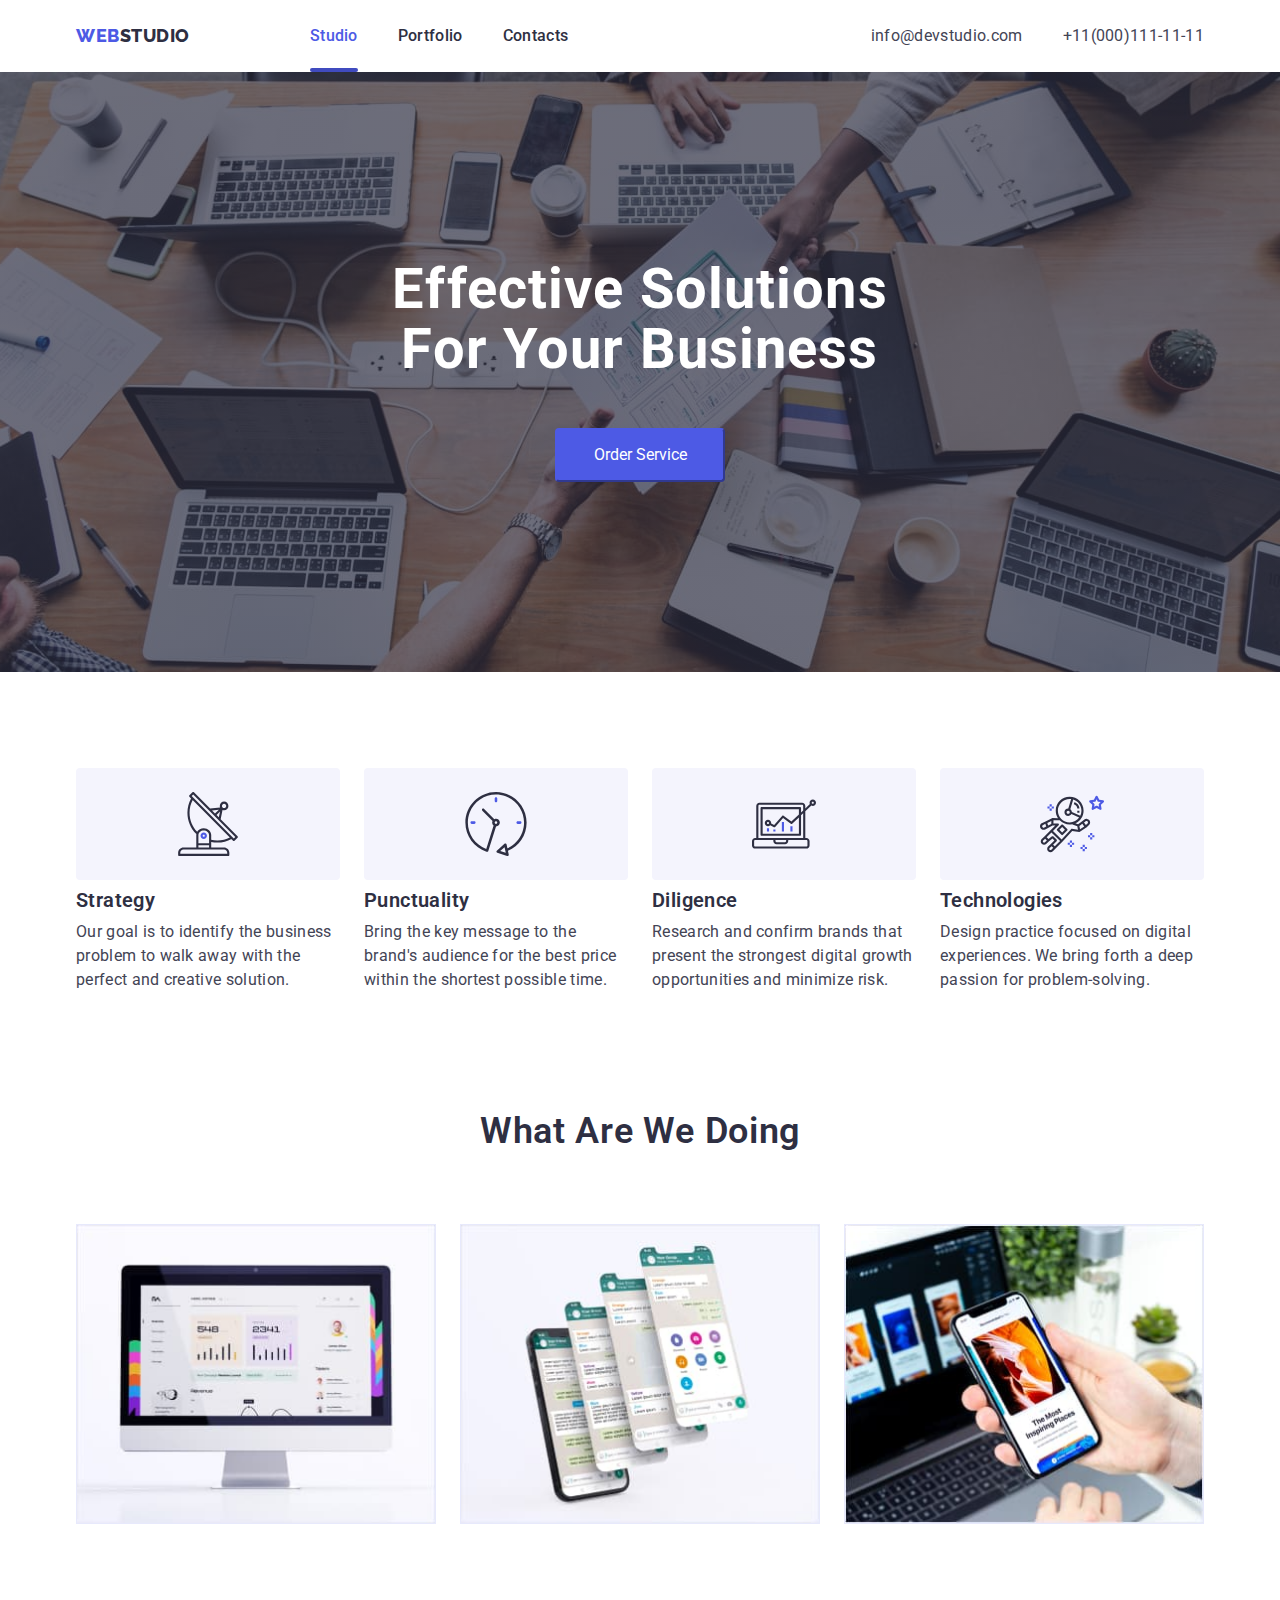
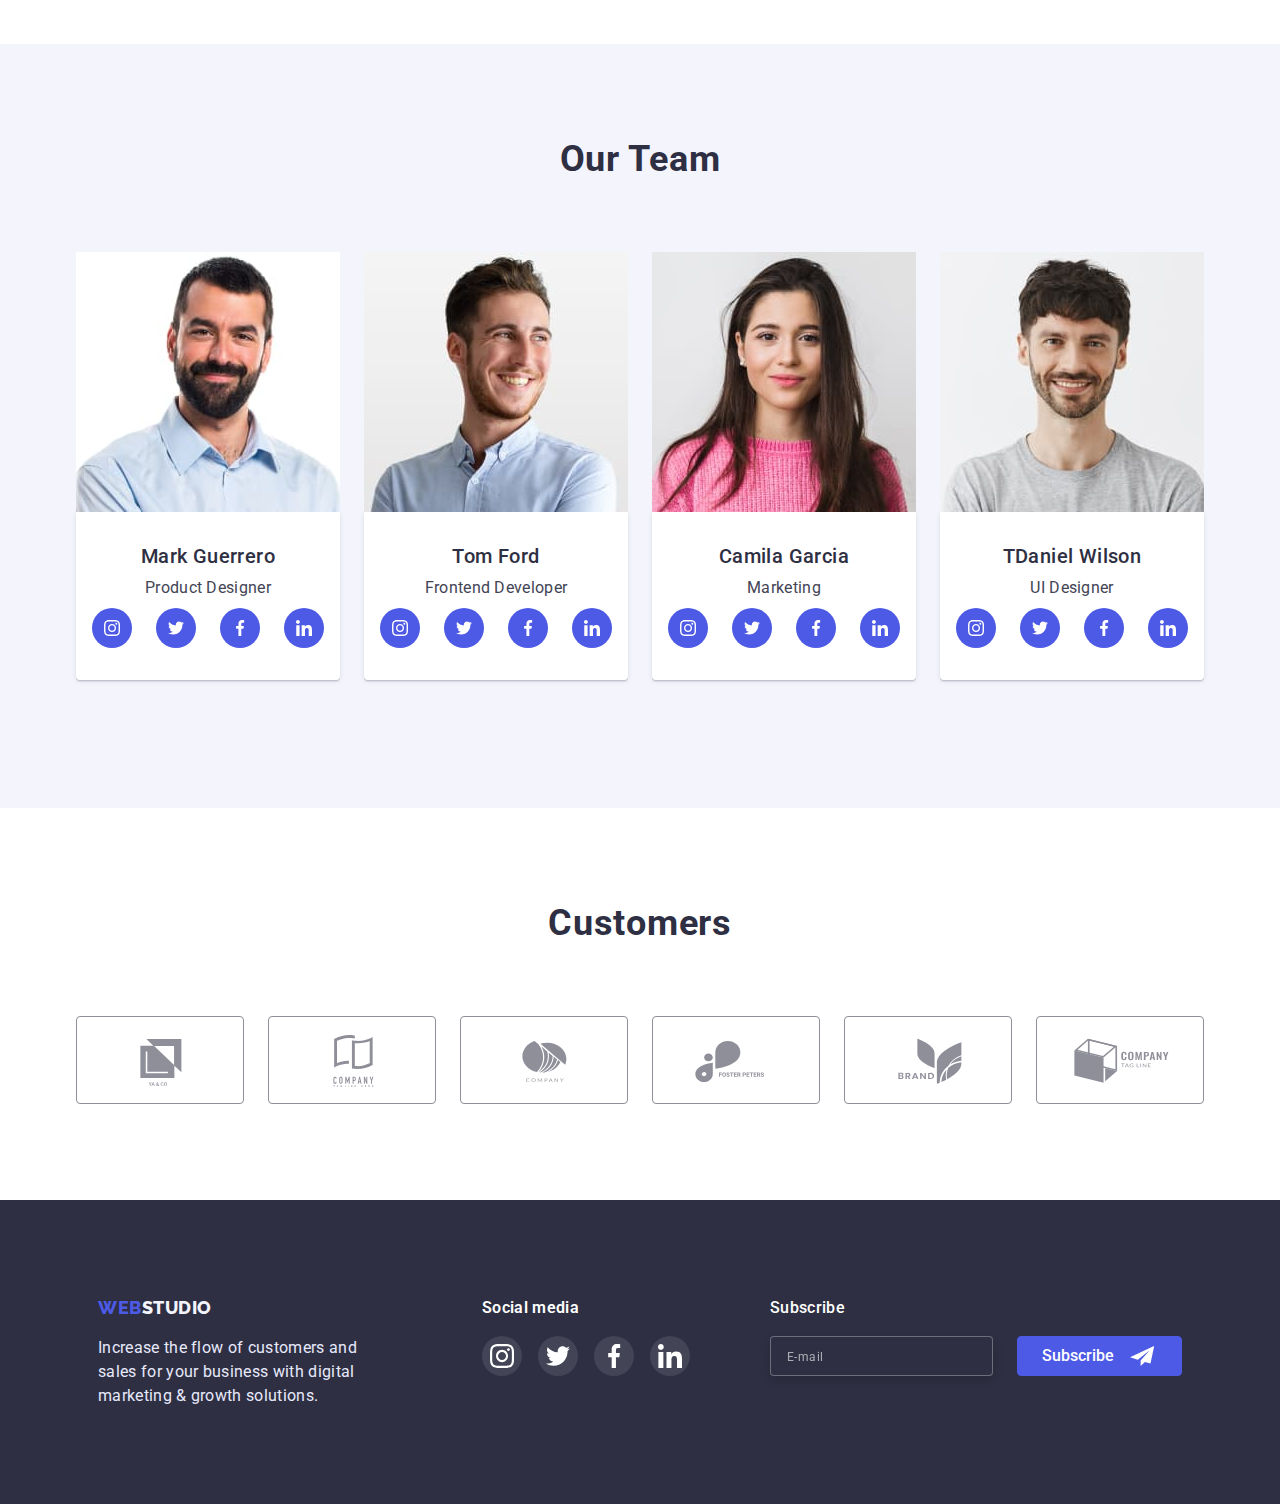
<file: index.html>
<!DOCTYPE html>
<html lang="en">

<head>
    <meta charset="UTF-8">
    <meta http-equiv="X-UA-Compatible" content="IE=edge">
    <meta name="viewport" content="width=device-width, initial-scale=1.0">
    <title>Webstudio</title>
    <link rel="preconnect" href="https://fonts.googleapis.com">
    <link rel="preconnect" href="https://fonts.gstatic.com" crossorigin>
    <link href="https://fonts.googleapis.com/css2?family=Raleway:wght@700&family=Roboto:wght@400;500;700;900&display=swap"
        rel="stylesheet">
        <link rel="stylesheet" href="https://cdn.jsdelivr.net/npm/modern-normalize@1.1.0/modern-normalize.min.css">
    <link rel="stylesheet" href="./style/style.css">
</head>

<body>

<!-- HEADER -->

    <header class="page-header">
        <div class="container page-header-container">
            <a class="logo link" href="">Web<span class="logo-part">Studio</span></a>
                <nav class="navigation">
                    <ul class="menu">
                        <li class="menu-item list" > <a class="menu-link link active" href="./index.html">Studio</a></li>
                        <li class="menu-item list" > <a class="menu-link link" href="./portfolio.html">Portfolio</a></li>
                        <li class="menu-item list" > <a class="menu-link link" href="">Contacts</a></li>
                    </ul> 
                </nav>
                <button type="button" class="menu-btn js-open-menu" >
                    <svg class="mobile-menu-btn" width="42" height="32" >
                        <use href="./image/symbol-defs.svg#burger" ></use>
                    </svg>
                </button>
                <ul class="info list">
                    <li class="mail-link" >
                        <a class="mail link" href="mailto:info@devstudio.com">info@devstudio.com</a>
                    </li>
                    <li>
                        <a class="phone link" href="tel:+11(000)111-11-11">+11(000)111-11-11</a>
                    </li>
                </ul>
        </div>
        
        <div class="mobile-menu js-menu-container">
            <div class="container mobile-menu-container">
                <button class="mobile-menu-close js-close-menu" >
                    <svg class="mobile-menu-svg" width="8" height="8">
                        <use href="./image/symbol-defs.svg#close-btn"></use>
                    </svg>
                </button>
                    <ul class="mobile-menu-list">
                        <li class="mobile-menu-item list" > <a class="mobile-menu-link link" href="./index.html">Studio</a></li>
                        <li class="mobile-menu-item list" > <a class="mobile-menu-link link" href="./portfolio.html">Portfolio</a></li>
                        <li class="mobile-menu-item list" > <a class="mobile-menu-link link" href="">Contacts</a></li>
                    </ul>
               
                    <ul class="mobile-info list">
                        <li class="mobile-info-list" >
                            <a class="mobile-phone link" href="tel:+11(000)111-11-11">+11(000)111-11-11</a>
                        </li>
                        <li class="mobile-info-list" >
                            <a class="mobile-mail link" href="mailto:info@devstudio.com">info@devstudio.com</a>
                        </li>
                    </ul>
                    <ul class="mobile-list-svg list" >
                        <li>
                            <a class="mobile-link-svg" href="">
                                <svg class="mobile-item-svg" width="24" height="24">
                                    <use href="./image/symbol-defs.svg#instagram"></use> 
                                </svg>
                            </a>
                        </li>
                        <li>
                            <a class="mobile-link-svg" href="">
                                <svg class="mobile-item-svg" width="24" height="24">
                                    <use href="./image/symbol-defs.svg#twitter"></use> 
                                </svg>
                            </a>
                        </li>
                        <li>
                            <a class="mobile-link-svg" href="">
                                <svg class="mobile-item-svg" width="16" height="16">
                                    <use href="./image/symbol-defs.svg#facebook"></use> 
                                </svg>
                            </a>
                        </li>
                        <li>
                            <a class="mobile-link-svg" href="">
                                <svg class="mobile-item-svg" width="16" height="16">
                                    <use href="./image/symbol-defs.svg#linkedin"></use> 
                                </svg>
                            </a>
                        </li>
                    </ul>
                </div>
            </div>   
        </div>
    </header>

    <main>

        <!-- HERO -->

        <section class="hero hero-box section">
            <div class="container">
                <h1 class="hero-title">Effective Solutions for Your Business</h1>
                <button class="btn" type="button" data-modal-open>Order Service</button>
            </div>
        </section>
        
        <!-- Benefits -->

        <section class="benefits section">
            <div class="container" >
                <ul class="benefits-list list">
                    <li class="benefits-item" >
                        <div class="icon" >
                            <svg class="icon-items" >
                                <use href="./image/symbol-defs.svg#antenna"></use>
                            </svg>
                        </div>
                        <h3 class="title-benefits">Strategy</h3>
                        <p class="text">
                                Our goal is to identify the business
                                problem to walk away with the perfect and creative solution.
                        </p>
                    </li>
                    <li class="benefits-item">
                        <div class="icon">
                            <svg class="icon-items">
                                <use href="./image/symbol-defs.svg#clock"></use>
                            </svg>
                        </div>
                        <h3 class="title-benefits">Punctuality</h3>
                        <p class="text">
                                Bring the key message to the brand's audience for the best price within the shortest possible
                                time.
                        </p>
                    </li>
                    <li class="benefits-item">
                        <div class="icon">
                            <svg class="icon-items">
                                <use href="./image/symbol-defs.svg#diagram"></use>
                            </svg>
                        </div>
                        <h3 class="title-benefits">Diligence</h3>
                        <p class="text">
                                Research and confirm brands that present the strongest digital growth opportunities and minimize
                                risk.
                        </p>
                    </li>
                    <li class="benefits-item">
                        <div class="icon">
                            <svg class="icon-items">
                                <use href="./image/symbol-defs.svg#astronaut"></use>
                            </svg>
                        </div>
                        <h3 class="title-benefits">Technologies</h3>
                        <p class="text">
                                Design practice focused on digital experiences. We bring forth a deep passion for
                                problem-solving.
                        </p>
                    </li>
                </ul>
            </div>
        </section>

        <!-- Services -->
        
        <section class="services servises-head section" >
            <div class="container">
                <h2 class="services-title">What are we doing</h2>
                <ul class="services-list list">
                    <li class="services-img">
                        <img 
                        srcset="./image/what-are-we-doing/desktop-app@2x.jpg 2x"
                        src="./image/what-are-we-doing/desktop-app.jpg" alt="photo 1" >
                    </li>
                    <li class="services-img">                    
                            <img 
                            srcset="./image/what-are-we-doing/mobile-app@2x.jpg 2x"
                            src="./image/what-are-we-doing/mobile-app.jpg" alt="photo 2" >                    
                    </li>
                    <li class="services-img">                       
                        <img 
                        srcset="./image/what-are-we-doing/ux-ui-design@2x.jpg 2x"
                        src="./image/what-are-we-doing/ux-ui-design.jpg" alt="photo 3" >                                         
                    </li>
                </ul>
            </div>
        </section>
        
        <!-- Team -->

        <section class="team section">
            <div class="container">
                <h2 class="team-title">Our Team</h2>
                <ul class="team-list list">
                    <li class="team-item" >
                        <img class="team-img" 
                        srcset="./image/team/mark-guerrero@2x.jpg 2x"
                        src="./image/team/mark-guerrero.jpg" alt="Team 1">
                        <div class="team-card">
                            <h3 class="title-team">Mark Guerrero</h3>
                            <p class="team-text">Product Designer</p>
                            <ul class="team-list-svg list" >
                                <li>
                                    <a class="team-link-svg" href="">
                                        <svg class="team-item-svg" width="16" height="16" >
                                            <use href="./image/symbol-defs.svg#instagram"></use> 
                                        </svg>
                                    </a>
                                </li>
                                <li>
                                    <a class="team-link-svg" href="">
                                        <svg class="team-item-svg" width="16" height="16">
                                            <use href="./image/symbol-defs.svg#twitter"></use> 
                                        </svg>
                                    </a>
                                </li>
                                <li>
                                    <a class="team-link-svg" href="">
                                        <svg class="team-item-svg" width="16" height="16">
                                            <use href="./image/symbol-defs.svg#facebook"></use> 
                                        </svg>
                                    </a>
                                </li>
                                <li>
                                    <a class="team-link-svg" href="">
                                        <svg class="team-item-svg" width="16" height="16" >
                                            <use href="./image/symbol-defs.svg#linkedin"></use> 
                                        </svg>
                                    </a>
                                </li>
                            </ul>
                        </div>
                    </li>
                                   

                    <li class="team-item">
                        <img class="team-img" 
                        srcset="./image/team/tom-ford@2x.jpg 2x"
                        src="./image/team/tom-ford.jpg" alt="Team 2">
                        <div class="team-card">
                            <h3 class="title-team">Tom Ford</h3>
                            <p class="team-text">Frontend Developer</p>
                            <ul class="team-list-svg list" >
                                <li>
                                    <a class="team-link-svg" href="">
                                        <svg class="team-item-svg" width="16" height="16">
                                            <use href="./image/symbol-defs.svg#instagram"></use> 
                                        </svg>
                                    </a>
                                </li>
                                <li>
                                    <a class="team-link-svg" href="">
                                        <svg class="team-item-svg" width="16" height="16">
                                            <use href="./image/symbol-defs.svg#twitter"></use> 
                                        </svg>
                                    </a>
                                </li>
                                <li>
                                    <a class="team-link-svg" href="">
                                        <svg class="team-item-svg" width="16" height="16">
                                            <use href="./image/symbol-defs.svg#facebook"></use> 
                                        </svg>
                                    </a>
                                </li>
                                <li>
                                    <a class="team-link-svg" href="">
                                        <svg class="team-item-svg" width="16" height="16">
                                            <use href="./image/symbol-defs.svg#linkedin"></use> 
                                        </svg>
                                    </a>
                                </li>
                            </ul>
                        </div> 
                    </li>

                    <li class="team-item">
                        <img class="team-img" 
                        srcset="./image/team/camila-garcia@2x.jpg 2x"
                        src="./image/team/camila-garcia.jpg" alt="Team 3">
                        <div class="team-card">
                            <h3 class="title-team">Camila Garcia</h3>
                            <p class="team-text">Marketing</p>
                            <ul class="team-list-svg list" >
                                <li>
                                    <a class="team-link-svg" href="">
                                        <svg class="team-item-svg" width="16" height="16">
                                            <use href="./image/symbol-defs.svg#instagram"></use> 
                                        </svg>
                                    </a>
                                </li>
                                <li>
                                    <a class="team-link-svg" href="">
                                        <svg class="team-item-svg" width="16" height="16">
                                            <use href="./image/symbol-defs.svg#twitter"></use> 
                                        </svg>
                                    </a>
                                </li>
                                <li>
                                    <a class="team-link-svg" href="">
                                        <svg class="team-item-svg" width="16" height="16">
                                            <use href="./image/symbol-defs.svg#facebook"></use> 
                                        </svg>
                                    </a>
                                </li>
                                <li>
                                    <a class="team-link-svg" href="">
                                        <svg class="team-item-svg" width="16" height="16" >
                                            <use href="./image/symbol-defs.svg#linkedin"></use> 
                                        </svg>
                                    </a>
                                </li>
                            </ul>
                        </div>
                            
                    </li>

                    <li class="team-item">
                        <img class="team-img"
                        srcset="./image/team/daniel-wilson@2x.jpg 2x" 
                        src="./image/team/daniel-wilson.jpg" alt="Team 4">
                        <div class="team-card">
                            <h3 class="title-team">TDaniel Wilson</h3>
                            <p class="team-text">UI Designer</p>
                            <ul class="team-list-svg list" >
                                <li>
                                    <a class="team-link-svg" href="">
                                        <svg class="team-item-svg" width="16" height="16">
                                            <use href="./image/symbol-defs.svg#instagram"></use> 
                                        </svg>
                                    </a>
                                </li>
                                <li>
                                    <a class="team-link-svg" href="">
                                        <svg class="team-item-svg" width="16" height="16">
                                            <use href="./image/symbol-defs.svg#twitter"></use> 
                                        </svg>
                                    </a>
                                </li>
                                <li>
                                    <a class="team-link-svg" href="">
                                        <svg class="team-item-svg" width="16" height="16">
                                            <use href="./image/symbol-defs.svg#facebook"></use> 
                                        </svg>
                                    </a>
                                </li>
                                <li>
                                    <a class="team-link-svg" href="">
                                        <svg class="team-item-svg" width="16" height="16">
                                            <use href="./image/symbol-defs.svg#linkedin"></use> 
                                        </svg>
                                    </a>
                                </li>
                            </ul>
                        </div>
                    </li>
                </ul>   
            </div>   
        </section>

        <!-- Customers -->

        <section class="customers section">
            <h2 class="customers-title">Customers</h2>
            <div class="container">
                <ul class="customers-list list">
                    <li class="customers-list-svg" >
                        <a class="customers-link" href="">
                            <svg class="customers-item-svg" >
                                <use href="./image/symbol-defs.svg#Logo-1"></use>
                            </svg>
                        </a>
                    </li>

                    <li class="customers-list-svg">
                        <a class="customers-link" href="">
                            <svg class="customers-item-svg">
                                <use href="./image/symbol-defs.svg#Logo-2"></use>
                            </svg>
                        </a>
                    </li>

                    <li class="customers-list-svg">
                        <a class="customers-link" href="">
                             <svg class="customers-item-svg">
                                <use href="./image/symbol-defs.svg#Logo-3"></use>
                            </svg>
                        </a>
                    </li>
                    
                    <li class="customers-list-svg">
                        <a class="customers-link" href="">
                            <svg class="customers-item-svg">
                                <use href="./image/symbol-defs.svg#Logo-4"></use>
                            </svg>
                        </a>
                    </li>

                    <li class="customers-list-svg">
                        <a class="customers-link" href="">
                            <svg class="customers-item-svg">
                                <use href="./image/symbol-defs.svg#Logo-5"></use>
                            </svg>
                        </a> 
                    </li>

                    <li class="customers-list-svg">
                        <a class="customers-link" href="">
                            <svg class="customers-item-svg">
                                <use href="./image/symbol-defs.svg#Logo-6"></use>
                            </svg>
                        </a>
                    </li>
                </ul>
            </div>
        </section>
    </main>

    <!--Footer  -->

    <footer class="footer section">
        <div class="container footer-page" >
            <div class="footer-info">
                <a class="logo-footer link" href="">Web<span class="logo-part-studio">Studio</span> </a>
                <p class="footer-text" >Increase the flow of customers and sales for your business with digital marketing & growth solutions.</p>
            </div>
            <div class="footer-page-list">
                <h3 class="footer-text-social">Social media</h3>
                <div class="footer-list-social">
                    <ul class="footer-list list" >
                        <li>
                            <a class="footer-link-svg" href="">
                                <svg class="team-item-svg" width="24" height="24">
                                    <use href="./image/symbol-defs.svg#instagram"></use> 
                                </svg>
                            </a>
                        </li>
                        <li>
                            <a class="footer-link-svg" href="">
                                <svg class="team-item-svg" width="24" height="24">
                                    <use href="./image/symbol-defs.svg#twitter"></use> 
                                </svg>
                            </a>
                        </li>
                        <li>
                            <a class="footer-link-svg" href="">
                                <svg class="team-item-svg" width="24" height="24">
                                    <use href="./image/symbol-defs.svg#facebook"></use> 
                                </svg>
                            </a>
                        </li>
                        <li>
                            <a class="footer-link-svg" href="">
                                <svg class="team-item-svg" width="24" height="24">
                                    <use href="./image/symbol-defs.svg#linkedin"></use> 
                                </svg>
                            </a>
                        </li>
                    </ul>
                </div>
               
            </div>
            <div class="footer-form">
                <h3 class="text-subscribe">Subscribe</h3>
                <form class="form-subscribe" name="form_subscribe">
                    <label class="form-subscribe-item" for="">
                        <input class="form-subscribe-input" type="email" name="user_male" placeholder="E-mail">
                    </label>
                        <button class="subscribe-btn"  type="submit">Subscribe
                            <svg class="team-item-svg" width="24" height="24">
                                <use href="./image/symbol-defs.svg#send"></use> 
                            </svg>
                        </button>
                    </label>
                </form> 
            </div>  
        </div> 
    </footer>

    <!--Backdrop-->

    <div class="backdrop is-hidden" data-modal>
        <div class="modal">
            <button type="button" class="modal-btn" data-modal-close>
                <svg class="modal-close" width="8" height="8">
                    <use href="./image/symbol-defs.svg#close-btn"></use>
                </svg>
            </button>
            <form class="modal-form" >
                <p class="form-text" >Leave your contacts and we will call you back</p>
                <div class="modal-list" role="group" aria-describedby="" >
                    <label class="modal-item" >
                        <span class="modal-item-text">Name</span>
                        <span class="modal-item-box">
                            <input  class="modal-item-input" type="text" name="user_name" required>
                            <svg class="modal-item-svg" width="12" height="12" >
                                <use href="./image/symbol-defs.svg#Name"></use>
                            </svg>
                        </span>
                        
                    </label>
                    <label class="modal-item" >
                        <span class="modal-item-text">Phone</span>
                        <span class="modal-item-box">
                            <input  class="modal-item-input" type="tel" name="user_phone" required>
                            <svg class="modal-item-svg" width="13" height="13" >
                                <use href="./image/symbol-defs.svg#Phone"></use>
                            </svg>
                        </span>
                       
                    </label> 
                    <label class="modal-item" >
                        <span class="modal-item-text">Email</span>
                        <span class="modal-item-box">
                            <input  class="modal-item-input" type="email" name="user_mail"  >
                            <svg class="modal-item-svg" width="15" height="12" >
                                <use href="./image/symbol-defs.svg#Mail"></use>
                            </svg>
                        </span>
                        
                    </label>  
                    <label class="modal-item" >
                        <span class="modal-item-text">Comment</span>
                        <textarea class="modal-item-textarea"  name="user-message"  placeholder="Text input"></textarea>
                    </label>  
                    <input id="user-policy" class="modal-item-chek" type="checkbox" hidden> 
                    <label for="user-policy" class="modal-policy" >I accept the terms and conditions of the &nbsp;<a class="modal-link" href="">Privacy Policy</a>
                    </label>
                    <button type="submit" class="modal-btn-send">Send</button>
                </div>
            </form> 
        </div>
        
    </div>
<script src="./js/mobile-menu.js"></script>
<script src="./js/modal.js" ></script>    
</body>
</html>
</file>
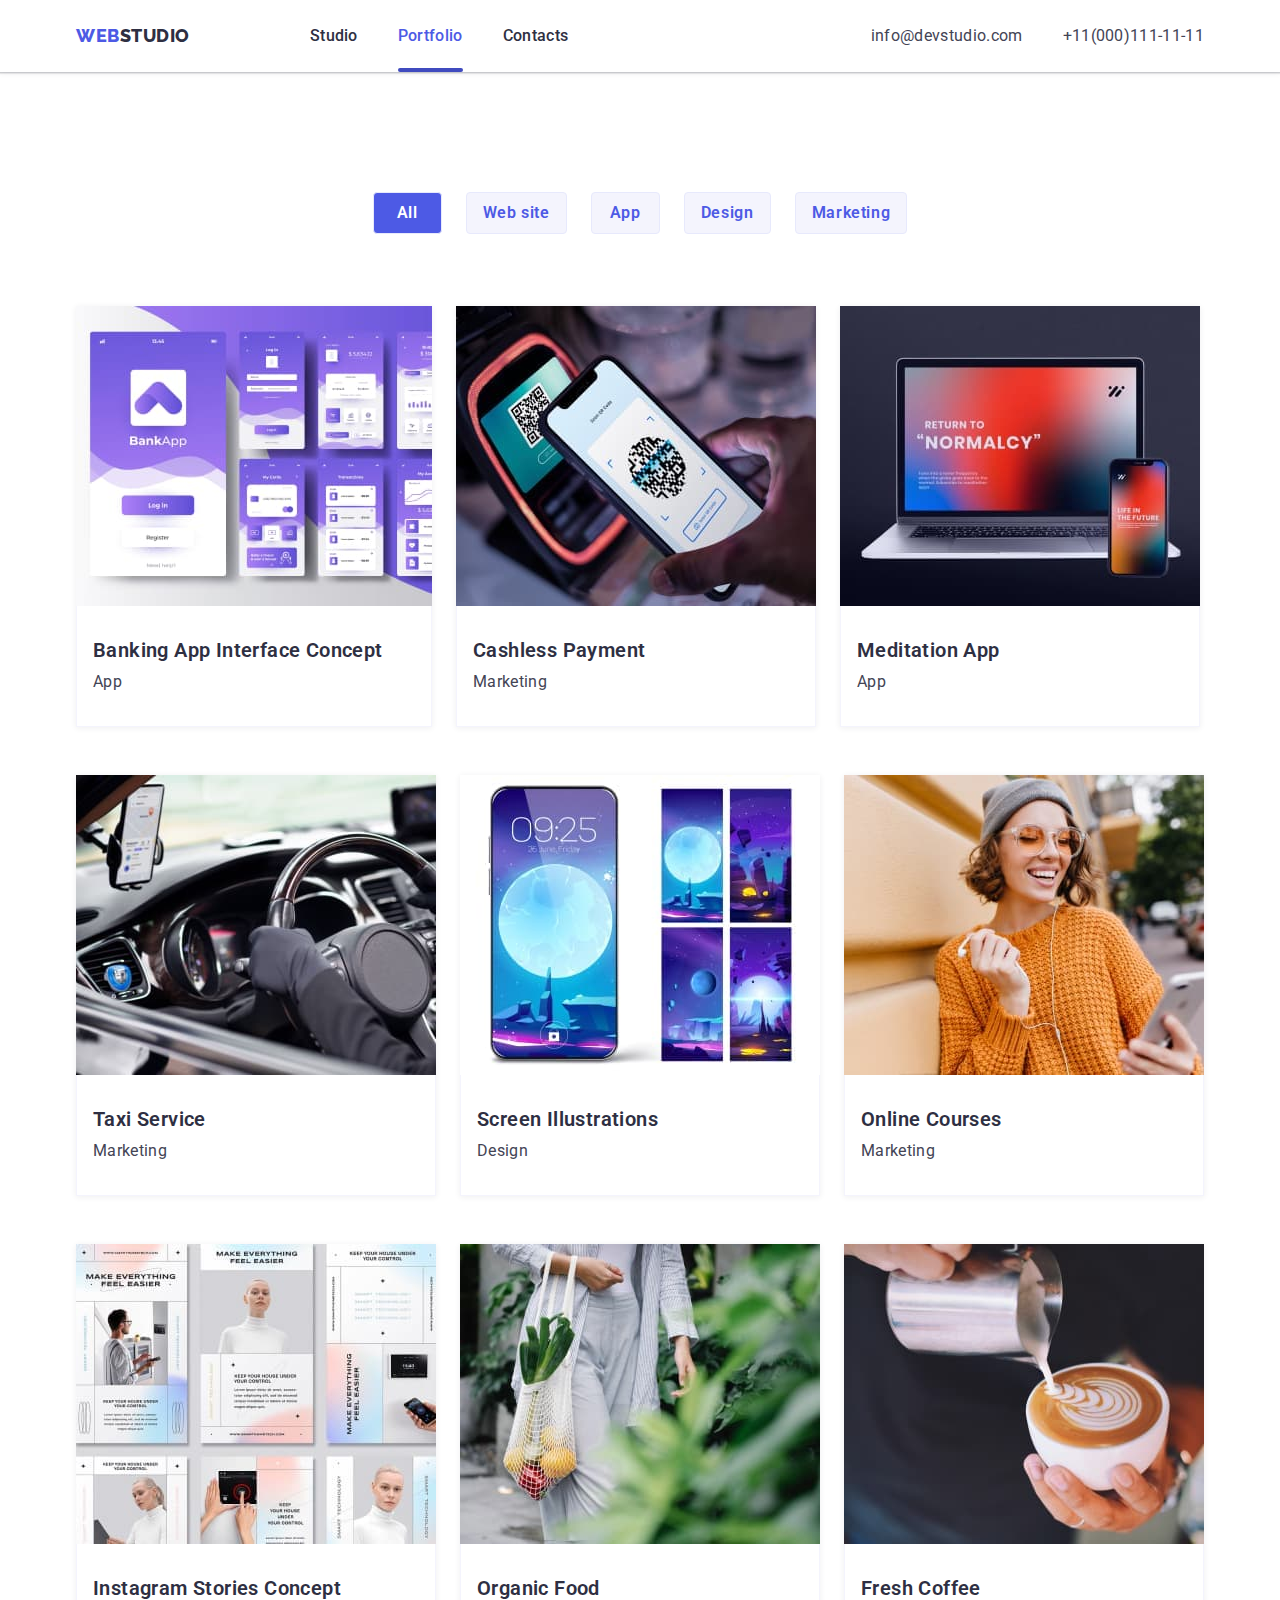
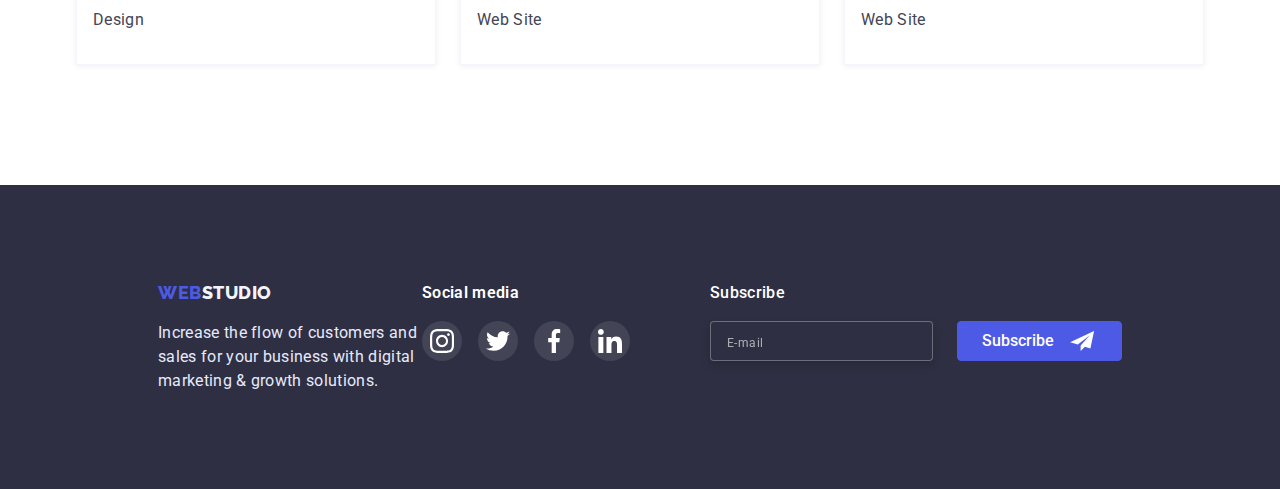
<file: portfolio.html>
<!DOCTYPE html>
<html lang="en">

<head>
    <meta charset="UTF-8">
    <meta http-equiv="X-UA-Compatible" content="IE=edge">
    <meta name="viewport" content="width=device-width, initial-scale=1.0">
    <title>Portfolio</title>
    <link rel="preconnect" href="https://fonts.googleapis.com">
    <link rel="preconnect" href="https://fonts.gstatic.com" crossorigin>
    <link href="https://fonts.googleapis.com/css2?family=Raleway:wght@700&family=Roboto:wght@400;500;700;900&display=swap"
        rel="stylesheet">
        <link rel="stylesheet" href="https://cdn.jsdelivr.net/npm/modern-normalize@1.1.0/modern-normalize.min.css">
    <link rel="stylesheet" href="./style/style.css">
</head>
<body>
    <!-- Header -->
    <header class="page-header">
        <div class="container page-header-container">
            <a class="logo link" href="">Web <span class="logo-part">Studio</span> </a>
            <nav class="navigation">
                <ul class="menu">
                    <li class="menu-item list"> <a class="menu-link link" href="./index.html">Studio</a></li>
                    <li class="menu-item list"> <a class="menu-link link active" href="./portfolio.html">Portfolio</a></li>
                    <li class="menu-item list"> <a class="menu-link link" href="">Contacts</a></li>
                </ul>
            </nav>

            <ul class="info list">
                <li class="info-item" >
                    <a class="mail link" href="mailto:info@devstudio.com">info@devstudio.com</a>
                </li>
                <li class="info-item">
                    <a class="phone link" href="tel:+11(000)111-11-11">+11(000)111-11-11</a>
                </li>
            </ul>
        </div>
    </header>

    <main>

        <!-- Jobs -->

        <section class="jobs section">
            <div class="container">
                <ul class="menu-buttons list" >
                    <li class="menu-buttons-item" ><button class="btn-list-all" type="button">All</button></li>
                    <li class="menu-buttons-item" ><button class="btn-list" type="button">Web site</button></li>
                    <li class="menu-buttons-item" ><button class="btn-list" type="button">App</button></li>
                    <li class="menu-buttons-item" ><button class="btn-list" type="button">Design</button></li>
                    <li class="menu-buttons-item" ><button class="btn-list" type="button">Marketing</button></li>
                </ul>
                <ul class="jobs-list list" >
                    <li class="jobs-list-item" >
                    <a class="jobs-link link" href="">
                            <div class="jobs-link-overlay">
                                <picture>
                                    <source srcset="./image/Portfolio/Bank-desc.jpg 1x, ./image/Portfolio/Bank-desc@2x.jpg 2x"
                                    media="(min-width: 1200px)"> 
                                    <source srcset="./image/Portfolio/Bank-tab.jpg 1x, ./image/Portfolio/Bank-tab@2x.jpg 2x"
                                    media="(min-width: 768px)">
                                    <source srcset="./image/Portfolio/Bank-mob.jpg 1x, ./image/Portfolio/Bank-mob@2x.jpg 2x"
                                    media="(min-width: 320px)">
                                    <img src="./image/Portfolio/Bank-mob.jpg" alt="App">
                                </picture>
                                <p class="overlay">14 Stylish and User-Friendly App Design Concepts · Task Manager App · Calorie Tracker App · Exotic Fruit Ecommerce App · Cloud Storage App</p>
                            </div>
                            <div class="jobs-title">
                                <h3 class="title" >Banking App Interface Concept</h3>
                                <p class="text" >App</p>
                            </div>
                        </a>
                    </li>
                    <li class="jobs-list-item">
                        <a class="jobs-link link" href="">
                            <div class="jobs-link-overlay">
                                <picture>
                                    <source srcset="./image/Portfolio/Cash-desc.jpg 1x, ./image/Portfolio/Cash-desc@2x.jpg 2x"
                                    media="(min-width: 1200px)"> 
                                    <source srcset="./image/Portfolio/Cash-tab.jpg 1x, ./image/Portfolio/Cash-tab@2x.jpg 2x"
                                    media="(min-width: 768px)">
                                    <source srcset="./image/Portfolio/Cash-mob.jpg 1x, ./image/Portfolio/Cash-mob@2x.jpg 2x"
                                    media="(min-width: 320px)">
                                    <img src="./image/Portfolio/Cash-mob.jpg" alt="Cashless Payment">
                                </picture>
                                <p class="overlay">14 Stylish and User-Friendly App Design Concepts · Task Manager App · Calorie Tracker App · Exotic Fruit Ecommerce App · Cloud Storage App</p>
                            </div>          
                            <div class="jobs-title">
                                <h3 class="title" >Cashless Payment</h3>
                                <p class="text" >Marketing</p>
                            </div>
                        </a>
                    </li>
                    <li class="jobs-list-item">
                        <a class="jobs-link link" href="">
                            <div class="jobs-link-overlay">
                                <picture>
                                    <source srcset="./image/Portfolio/Meditation-desc.jpg 1x, ./image/Portfolio/Meditation-desc@2x.jpg 2x"
                                    media="(min-width: 1200px)"> 
                                    <source srcset="./image/Portfolio/Meditation-tab.jpg 1x, ./image/Portfolio/Meditation-tab@2x.jpg 2x"
                                    media="(min-width: 768px)">
                                    <source srcset="./image/Portfolio/Meditation-mob.jpg 1x, ./image/Portfolio/Meditation-mob@2x.jpg 2x"
                                    media="(min-width: 320px)">
                                    <img src="./image/Portfolio/Meditation-mob.jpg" alt="Meditation App">
                                </picture>            
                                <p class="overlay">14 Stylish and User-Friendly App Design Concepts · Task Manager App · Calorie Tracker App · Exotic Fruit Ecommerce App · Cloud Storage App</p>
                            </div>    
                            <div class="jobs-title">
                                <h3 class="title" >Meditation App</h3>
                                <p class="text" >App</p>
                            </div>
                        </a>
                    </li>
                    <li class="jobs-list-item">
                        <a class="jobs-link link" href="">
                            <div class="jobs-link-overlay">
                                <picture>
                                    <source srcset="./image/Portfolio/Taxi-desc.jpg 1x, ./image/Portfolio/Taxi-desc@2x.jpg 2x"
                                    media="(min-width: 1200px)"> 
                                    <source srcset="./image/Portfolio/Taxi-tab.jpg 1x, ./image/Portfolio/Taxi-tab@2x.jpg 2x"
                                    media="(min-width: 768px)">
                                    <source srcset="./image/Portfolio/Taxi-mob.jpg 1x, ./image/Portfolio/Taxi-mob@2x.jpg 2x"
                                    media="(min-width: 320px)">
                                    <img src="./image/Portfolio/Taxi-mob.jpg" alt="Taxi Service">
                                </picture>            
                                <p class="overlay">14 Stylish and User-Friendly App Design Concepts · Task Manager App · Calorie Tracker App · Exotic Fruit Ecommerce App · Cloud Storage App</p>
                            </div>
                            <div class="jobs-title">
                                <h3 class="title" >Taxi Service</h3>
                                <p class="text" >Marketing</p>
                            </div>  
                        </a>
                    </li>
                    <li class="jobs-list-item">
                        <a class="jobs-link link" href="">
                            <div class="jobs-link-overlay">
                                <picture>
                                    <source srcset="./image/Portfolio/Screen-desc.jpg 1x, ./image/Portfolio/Screen-desc@2x.jpg 2x"
                                    media="(min-width: 1200px)"> 
                                    <source srcset="./image/Portfolio/Screen-tab.jpg 1x, ./image/Portfolio/Screen-tab@2x.jpg 2x"
                                    media="(min-width: 768px)">
                                    <source srcset="./image/Portfolio/Screen-mob.jpg 1x, ./image/Portfolio/Screen-mob@2x.jpg 2x"
                                    media="(min-width: 320px)">
                                    <img src="./image/Portfolio/Screen-mob.jpg" alt="Screen Illustrations">
                                </picture>          
                                <p class="overlay">14 Stylish and User-Friendly App Design Concepts · Task Manager App · Calorie Tracker App · Exotic Fruit Ecommerce App · Cloud Storage App</p>
                            </div>
                            <div class="jobs-title">
                                <h3 class="title" >Screen Illustrations</h3>
                                <p class="text" >Design</p>
                            </div>
                        </a>
                    </li>           
                    <li class="jobs-list-item">
                        <a class="jobs-link link" href="">
                            <div class="jobs-link-overlay">
                                <picture>
                                    <source srcset="./image/Portfolio/Online-desc.jpg 1x, ./image/Portfolio/Online-desc@2x.jpg 2x"
                                    media="(min-width: 1200px)"> 
                                    <source srcset="./image/Portfolio/Online-tab.jpg 1x, ./image/Portfolio/Online-tab@2x.jpg 2x"
                                    media="(min-width: 768px)">
                                    <source srcset="./image/Portfolio/Online-mob.jpg 1x, ./image/Portfolio/Online-mob@2x.jpg 2x"
                                    media="(min-width: 320px)">
                                    <img src="./image/Portfolio/Online-mob.jpg" alt="Online Courses">
                                </picture>           
                                <p class="overlay">14 Stylish and User-Friendly App Design Concepts · Task Manager App · Calorie Tracker App · Exotic Fruit Ecommerce App · Cloud Storage App</p>
                            </div>
                            <div class="jobs-title">
                                <h3 class="title" >Online Courses</h3>
                                <p class="text" >Marketing</p>
                            </div>
                        </a>
                    </li>
                    <li class="jobs-list-item">
                        <a class="jobs-link link" href="">
                            <div class="jobs-link-overlay">
                                <picture>
                                    <source srcset="./image/Portfolio/Instagram-desc.jpg 1x, ./image/Portfolio/Instagram-desc@2x.jpg 2x"
                                    media="(min-width: 1200px)"> 
                                    <source srcset="./image/Portfolio/Instagram-tab.jpg 1x, ./image/Portfolio/Instagram-tab@2x.jpg 2x"
                                    media="(min-width: 768px)">
                                    <source srcset="./image/Portfolio/Instagram-mob.jpg 1x, ./image/Portfolio/Instagram-mob@2x.jpg 2x"
                                    media="(min-width: 320px)">
                                    <img src="./image/Portfolio/Instagram-mob.jpg" alt="Instagram Stories Concept">
                                </picture>         
                                <p class="overlay">14 Stylish and User-Friendly App Design Concepts · Task Manager App · Calorie Tracker App · Exotic Fruit Ecommerce App · Cloud Storage App</p>
                            </div>
                            <div class="jobs-title">
                                <h3 class="title" >Instagram Stories Concept</h3>
                                <p class="text" >Design</p>
                            </div>
                        </a>
                    </li>  
                    <li class="jobs-list-item">
                        <a class="jobs-link link" href="">
                            <div class="jobs-link-overlay">
                                <picture>
                                    <source srcset="./image/Portfolio/Organic-desc.jpg 1x, ./image/Portfolio/Organic-desc@2x.jpg 2x"
                                    media="(min-width: 1200px)"> 
                                    <source srcset="./image/Portfolio/Organic-tab.jpg 1x, ./image/Portfolio/Organic-tab@2x.jpg 2x"
                                    media="(min-width: 768px)">
                                    <source srcset="./image/Portfolio/Organic-mob.jpg 1x, ./image/Portfolio/Organic-mob@2x.jpg 2x"
                                    media="(min-width: 320px)">
                                    <img src="./image/Portfolio/Organic-mob.jpg" alt="Organic Food">
                                </picture>         
                                <p class="overlay">14 Stylish and User-Friendly App Design Concepts · Task Manager App · Calorie Tracker App · Exotic Fruit Ecommerce App · Cloud Storage App</p>
                            </div>
                            <div class="jobs-title">
                                <h3 class="title" >Organic Food</h3>
                                <p class="text" >Web Site</p>
                            </div>
                        </a>
                    </li>
                    <li class="jobs-list-item">
                        <a class="jobs-link link" href="">
                            <div class="jobs-link-overlay">
                                <picture>
                                    <source srcset="./image/Portfolio/Fresh-desc.jpg 1x, ./image/Portfolio/Fresh-desc@2x.jpg 2x"
                                    media="(min-width: 1200px)"> 
                                    <source srcset="./image/Portfolio/Fresh-tab.jpg 1x, ./image/Portfolio/Fresh-tab@2x.jpg 2x"
                                    media="(min-width: 768px)">
                                    <source srcset="./image/Portfolio/Fresh-mob.jpg 1x, ./image/Portfolio/Fresh-mob@2x.jpg 2x"
                                    media="(min-width: 320px)">
                                    <img src="./image/Portfolio/Fresh-mob.jpg" alt="Fresh Coffee">
                                </picture>      
                               
                                <p class="overlay">14 Stylish and User-Friendly App Design Concepts · Task Manager App · Calorie Tracker App · Exotic Fruit Ecommerce App · Cloud Storage App</p>
                            </div>
                            <div class="jobs-title">
                                <h3 class="title" >Fresh Coffee</h3>
                                <p class="text" >Web Site</p>
                            </div>
                        </a>
                    </li>
                </ul>   
            </div>
        </section>    
    </main>

    <!-- Footer -->

    <footer class="footer section">
        <div class="container footer-page" >
            <div class="footer-page-text">
                <a class="logo-footer link" href="">Web<span class="logo-part-studio">Studio</span> </a>
                <p class="footer-text" >Increase the flow of customers and <br> sales for your business with digital <br> marketing & growth solutions.</p>
            </div>
            <div class="footer-page-list">
                <h3 class="footer-text-social">Social media</h3>
                <ul class="footer-list list" >
                    <li>
                        <a class="footer-link-svg" href="">
                            <svg class="team-item-svg" width="24" height="24">
                                <use href="./image/symbol-defs.svg#instagram"></use> 
                            </svg>
                        </a>
                    </li>
                    <li>
                        <a class="footer-link-svg" href="">
                            <svg class="team-item-svg" width="24" height="24">
                                <use href="./image/symbol-defs.svg#twitter"></use> 
                            </svg>
                        </a>
                    </li>
                    <li>
                        <a class="footer-link-svg" href="">
                            <svg class="team-item-svg" width="24" height="24">
                                <use href="./image/symbol-defs.svg#facebook"></use> 
                            </svg>
                        </a>
                    </li>
                    <li>
                        <a class="footer-link-svg" href="">
                            <svg class="team-item-svg" width="24" height="24">
                                <use href="./image/symbol-defs.svg#linkedin"></use> 
                            </svg>
                        </a>
                    </li>
                </ul>
            </div>
            <div class="footer-form">
                <h3 class="text-subscribe">Subscribe</h3>
                <form class="form-subscribe" name="form_subscribe">
                    <label class="form-subscribe-item" for="">
                        <input class="form-subscribe-input" type="email" name="user_male" placeholder="E-mail">
                    </label>
                        <button class="subscribe-btn"  type="submit">Subscribe
                            <svg class="team-item-svg" width="24" height="20">
                                <use href="./image/symbol-defs.svg#send"></use> 
                            </svg>
                        </button>
                    </label>
                </form> 
            </div>  
        </div>
    </footer>
</body>
    
</html>
</file>
<file: style/style.css>
:root   {
    --accent-color:#4D5AE5;
    --primary-font: 'Roboto';
    --secondary-font: 'Raleway';
    --primary-text-color: #2E2F42;
    --secondary-text-color:#434455;
    --transition: 250ms cubic-bezier(0.4, 0, 0.2, 1);
}
body {
    font-family: 'Roboto', sans-serif;
    
}
h1,h2,h3,h4,p   {
   margin-top: 0;
   margin-bottom: 0;
}
ul,li{
    margin-top: 0;
    margin-bottom: 0;
    padding-left: 0;
}
img {
    display: block;
    max-width:100%;
    height:auto;
}
.list   {
    list-style: none;
}
.link   {
    text-decoration: none;
}
.title {
    font-family:var(--primary-font);
    font-weight: 600;
    font-size: 20px;
    line-height: 24px;
    letter-spacing: 0.02em;
    color: var(--primary-text-color);
    margin-bottom: 8px;
}

.section {
    padding-top: 120px;
    padding-bottom: 120px;
}
.container  {
    padding-right: 15px;
    padding-left: 15px;
}
@media screen and (min-width:480px) {
    .container  {
        width: 426px;
        margin-right: auto;
        margin-left: auto;
    }
}
@media screen and (min-width:768px) {
    .container  {
        width: 758px;
    }
}
@media screen and (min-width:1200px) {
    .container  {
        width: 1158px;
    }
}

/* ============MOBILE============== */

/* ---------------Header---------------- */

@media screen and (min-width:320px) {
    .page-header-container {
        display: flex;
        align-items: center;
        justify-content: space-between;
    }
    .page-header {
        padding-top: 24px;
        padding-bottom: 24px;
        box-shadow: 0px 2px 1px rgba(46, 47, 66, 0.08), 0px 1px 1px rgba(46, 47, 66, 0.16), 0px 1px 6px rgba(46, 47, 66, 0.08);
    }
    .logo {
        transition: color var(--transition);
        margin-right: 120px;
        display: flex;
        align-items: center;
        font-family:var(--secondary-font);
        font-weight: 800;
        font-size: 18px;
        line-height: 1.33;
        letter-spacing: 0.03em;
        text-transform: uppercase;
        color: var(--accent-color);
    }
    .logo:hover,
    .logo:focus {
        color: #2E2F42;
    }
    .logo-part {
        transition: color var(--transition);
        font-family: var(--secondary-font);
        font-weight: 800;
        font-size: 18px;
        line-height: 1.33;
        letter-spacing: 0.03em;
        text-transform: uppercase;
        color: var(--primary-text-color);
    }
    .logo-part:hover,
    .logo-part:focus {
        color: var(--accent-color);
    }
    .menu-link {
        position: relative;
        transition: color var(--transition);
        font-family: var(--primary-font);
        font-weight: 500;
        font-size: 16px;
        line-height: 1.5;
        letter-spacing: 0.02em;
        color:var(--primary-text-color);
    }
    .menu-link:hover,
    .menu-link:focus    {
        color: var(--accent-color);
    }
    .menu-link.active   {
        color: var(--accent-color);
    }
    .menu-link.active::after {
        content: '';
        position: absolute;
        display: block;
        top: 42px;
        width: 100%;
        height: 4px;
        background: #404BBF;
        border-radius: 2px;
    }
    .mail-link {
        line-height: 0;
    }
    .mail {
        transition: color var(--transition);
        line-height: 0;
        font-family: var(--primary-font);
        font-style: normal;
        font-weight: 400;
        font-size: 12px;
        line-height: 1.33;
        letter-spacing: 0.04em;
        color: #434455;
    }
    .mail:hover,
    .mail:focus{
        color: var(--accent-color);
    }
    .phone {
        transition: color var(--transition);
        line-height: 0;
        font-family:var(--primary-font);
        font-style: normal;
        font-weight: 400;
        font-size: 12px;
        line-height: 16px;
        letter-spacing: 0.04em;
        color: var(--secondary-text-color);
    }
    .phone:hover,
    .phone:focus {
        color: var(--accent-color);
    }
    .menu-item {
        margin-right: 118px;
    }
}
@media screen and (max-width:767px) {
    .info {
        display: none;
    }
    .menu {
        display: none; 
    }
    
    .mobile-menu {
        width: 100vw;
        height: 100vh;
        display: flex;
        justify-content:space-around;
        flex-direction: column;
        position: fixed;
        width: 100%;
        height: 100%;
        z-index: 1000;
        top: 0;
        left: 0;
        background-color:#FFFFFF;
        opacity: 0;
        visibility: hidden;
        pointer-events: none;
        transition: opacity var(--transition),visibility var(--transition);
    }
    .mobile-menu-list   {
        margin-bottom: auto;
    }
    .mobile-menu.is-open {
        display: block;
        opacity: 1;
        visibility: visible;
        pointer-events: auto;
    
    }
    .mobile-menu-close  {
        transition: background-color var(--transition), fill var(--transition);
        position: absolute;
        top: 24px;
        right: 20px;
        display: flex;
        justify-content: center;
        align-items: center;
        padding: 0;
        width: 24px;
        height: 24px;
        background: #E7E9FC;
        border: 1px solid rgba(0, 0, 0, 0.1);
        border-radius: 50%;
        cursor: pointer;
    }
    .mobile-menu-svg {
        transition: fill var(--transition);    
    }
    .mobile-menu-close:hover,
    .mobile-menu-close:focus{
        background: #404BBF;
    }
    .mobile-menu-close:hover .mobile-menu-svg,
    .mobile-menu-close:focus .mobile-menu-svg {
        fill:  #FFFFFF;
    }
    .mobile-menu-container {
        position: relative;
        display: flex;
        flex-direction: column;
        height: 100vh;
        padding-top: 80px;
        padding-left: 40px;
        padding-right: 40px;
        padding-bottom: 40px;
    }
    .mobile-menu-list {
       margin-bottom: auto;
    }
    .menu-btn {
        background-color: transparent;
        border: none;
        padding: 0;
    }
    .mobile-menu-item:not(:last-child) {
        margin-bottom: 40px;
    }
    .mobile-menu-link {
        transition: color var(--transition);
        font-family:var(--primary-font);
        font-style: normal;
        font-weight: 700;
        font-size: 36px;
        line-height: 1.33px;
        letter-spacing: 0.02em;
        text-transform: capitalize;
        color: #2E2F42;
    }
    .mobile-menu-link:hover,
    .mobile-menu-link:focus {
        color: #404BBF;
    }
    .mobile-info-list {
        margin-bottom: 40px;
    }
    .mobile-phone {
        transition: color var(--transition);
        font-family: var(--primary-font);
        font-style: normal;
        font-weight: 600;
        font-size: 36px;
        line-height: 1.1;
        text-transform: capitalize;
        color: var(--accent-color);
    }
    .mobile-phone:hover,
    .mobile-phone:focus {
        color: #404BBF;
    }
    
    .mobile-mail {
        transition: color var(--transition);
        font-family: var(--primary-font);
        font-style: normal;
        font-weight: 500;
        font-size: 20px;
        line-height: 1.2;
        letter-spacing: 0.02em;
        color: #434455;
    }
    .mobile-mail:hover,
    .mobile-mail:focus {
        color: #404BBF;
    }
    .mobile-list-svg {
        display: flex;
        justify-content: space-around;
        align-items: center;
        gap: 56px;
    }
    .mobile-link-svg {
        transition:background-color var(--transition);
        background: var(--accent-color);
        border-radius: 50%;
        display:flex;
        justify-content: center;
        align-items: center;
        width: 40px;
        height: 40px;
    }
    .mobile-link-svg:hover,
    .mobile-link-svg:focus{
        background: #404BBF;
    }
    .mobile-item-svg  {
        fill: #FFFFFF;
    }
    .mobile-link-svg {
        transition:background-color var(--transition);
        background: var(--accent-color);
        border-radius: 50%;
        display:flex;
        justify-content: center;
        align-items: center;
        width: 40px;
        height: 40px;
    }
    .mobile-link-svg:hover,
    .mobile-link-svg:focus{
        background: #404BBF;
    }
}
@media screen and (max-width:400px) {
    .mobile-phone {
        max-width: 364px;
        font-size: 30px;
    }
}

/* -------------Hero--------------- */

@media screen and (min-width:320px) {
    .hero {
        padding-top: 112px;
        padding-bottom: 112px;
        text-align: center;
        background: #2E2F42;
    }
    .hero-title {
        margin-left: auto;
        margin-right: auto;
        max-width: 320px;
        width: 100%;
        margin-bottom: 72px;
        font-family: var(--primary-font);
        font-style: normal;
        font-weight: 700;
        font-size: 36px;
        line-height: 1.1;
        text-align: center;
        letter-spacing: 0.02em;
        text-transform: capitalize;
        color: #FFFFFF;
    }
    .hero-box {
        background-image: linear-gradient(to right, rgba(46, 47, 66, 0.7) , rgba(46, 47, 66, 0.7)),url(../image/Hero/hero-bg-mobile.jpg);
        background-size: cover;
        background-position: center;
        max-width: 1440px;
        height: 432px;
        margin-left: auto;
        margin-right: auto;
    } 
    .btn {
        transition: background-color var(--transition), color var(--transition);
        min-width: 170px;
        padding: 16px 32px;
        border-radius: 4px;
        border-color: var(--accent-color);
        color: #FFFFFF;
        background:var(--accent-color);
        cursor: pointer;
        font-family: var(--primary-font);
    }
    .btn:hover,
    .btn:focus {
        color: #FFFFFF;
        background: #404BBF;
        box-shadow: 0px 4px 4px rgba(0, 0, 0, 0.15);
        border-radius: 4px;
    }
}
@media screen and (min-device-pixel-ratio: 2),
screen and (min-resolution: 192dpi),
screen and (min-resolution: 2dppx) {
.hero-box {
    background-image:url(../image/Hero/hero-bg-mobile@2x.jpg) ;
}
}

    /* -----------Benefits------------ */

@media screen and (max-width: 767px) {
    .icon {
        display: none;
    }
    .benefits {
        background: #FFFFFF;
        padding-bottom: 0;
        padding-top: 96px;
        padding-bottom: 96px;
    }
    
    .text {
        margin-bottom: 8px;
        font-family: var(--primary-font);
        font-style: normal;
        font-weight: 500;
        font-size: 16px;
        line-height: 1.5;
        letter-spacing: 0.02em;
        color: #434455;
    }
    .title-benefits {
        margin-bottom: 8px;
        text-align: center;
        font-family: var(--primary-font);
        font-style: normal;
        font-weight: 700;
        font-size: 36px;
        line-height: 1.1;
        letter-spacing: 0.02em;
        color: #2E2F42;
        margin-bottom: 8px;
    }
    .benefits-item:not(:last-child) {
        margin-bottom: 72px;
    }
}   

    /* --------Services------------ */

@media screen and (max-width: 767px) {
    .services {
        display: none;
    }
    .services-title {
        display: none;
    }
    .services-list  {
        display: none;
    }   
}
   
 /* -------Team------ */

@media screen and (min-width:320px) {
    .team {
        background: #F4F4FD;
        padding-top: 96px;
        padding-bottom: 128px;
    }
    .team-title {
        margin-bottom: 72px;
        font-family: var(--primary-font);
        font-weight: 700;
        font-size: 36px;
        line-height: 1.11;
        text-align: center;
        letter-spacing: 0.02em;
        text-transform: capitalize;
        color:var(--primary-text-color);
    }
    .title-team {
        margin-bottom: 8px;
        font-family: var(--primary-font);
        font-style: normal;
        font-weight: 500;
        font-size: 20px;
        line-height: 1.2;
        text-align: center;
        letter-spacing: 0.02em;
        color: #2E2F42;
    }
    .team-text {
        font-family: var(--primary-font);
        font-style: normal;
        font-weight: 400;
        font-size: 16px;
        line-height: 1.5;
        text-align: center;
        letter-spacing: 0.02em;
        color: #434455;
    }
    .team-link-svg {
        transition:background-color var(--transition);
        background: var(--accent-color);
        border-radius: 50%;
        display:flex;
        justify-content: center;
        align-items: center;
        width: 40px;
        height: 40px;
    }
    .team-link-svg:hover,
    .team-link-svg:focus{
        background: #404BBF;
    }
    .team-item-svg  {
        fill: #FFFFFF;
    }
    .team-list-svg {
        display: flex;
        justify-content:space-between;
        align-items: center;
        gap: 24px;
        margin-top: 8px;
    }
    .team-list {
        display: flex;
        justify-content:center;
        flex-wrap: wrap;
        gap: 72px;
    }
    .team-card {
        background-color: #FFFFFF;
        padding: 32px 16px;
        box-shadow: 0px 1px 6px rgba(46, 47, 66, 0.08), 0px 1px 1px rgba(46, 47, 66, 0.16), 0px 2px 1px rgba(46, 47, 66, 0.08);
        border-radius: 0px 0px 4px 4px;
        text-align: center;
    }
    .title-team {
        margin-bottom: 8px;
    }
}
    /* ------Customers------- */
    
@media screen and (min-width:320px) {
    .customers {
        padding: 96px 0;
        
    }
    .customers-title {
        font-family: var(--primary-font);
        font-style: normal;
        font-weight: 700;
        font-size: 36px;
        line-height: 1.1;
        text-align: center;
        letter-spacing: 0.02em;
        text-transform: capitalize;
        color: #2E2F42;

    }
    .customers-list {
        display: flex;
        flex-wrap: wrap;
        justify-content: center;
        align-items: center;
        row-gap: 72px;
        column-gap: 16px;
        margin-top: 72px;
    }
    .customers-link {
        transition: fill var(--transition),border var(--transition);
        display: flex;
        justify-content: center;
        align-items: center;
        width:100%;
        height:100%;
        fill: #8E8F99;
        border: 1px solid #8E8F99;
        border-radius: 4px;
    }
    .customers-link:hover,
    .customers-link:focus {
        fill: var(--accent-color);
        border: 1px solid var(--accent-color);
        border-radius: 4px;
    }
    .customers-list-svg {
        width: 168px;
        height: 88px;
     }
    .customers-item-svg {
        width: 104px;
        height: 56px; 
    }
}
    /* --------Footer------- */

@media screen and (min-width: 320px) {
    .footer {
        padding-top: 96px;
        padding-bottom: 96px;
        background: #2E2F42;
    }
    .logo-footer {
        transition: color var(--transition);
        display: block;
        margin-bottom: 16px;
        font-family: var(--secondary-font);
        font-weight: 800;
        font-size: 18px;
        line-height: 1.33;
        letter-spacing: 0.03em;
        text-transform: uppercase;
        color: var(--accent-color);
    }
    .logo-part-studio {
        transition: color var(--transition);
        color: #F4F4FD;
        font-family: 'Raleway';
        font-style: normal;
        font-weight: 800;
        font-size: 18px;
        line-height: 21px;
        letter-spacing: 0.03em;
        text-transform: uppercase;
    }
    .logo-part-studio:hover,
    .logo-part-studio:focus {
        color: var(--accent-color);
    }
    .logo-footer:hover,
    .logo-footer:focus {
        color: #F4F4FD;
    }
    .footer-list {
        display: flex;
        align-items: center;
        gap: 16px;
    }
    .footer-link-svg {
        transition: background-color var(--transition);
        background: rgba(255, 255, 255, 0.1);
        border-radius: 50%;
        display:flex;
        justify-content: center;
        align-items: center;
        width: 40px;
        height: 40px;   
    }
    .footer-link-svg:hover,
    .footer-link-svg:focus {
        background-color: #31D0AA;
    }
    .footer-text {
        width: 264px;
        color: #FFFFFF;
        font-family: var(--primary-font);
        font-style: normal;
        font-weight: 400;
        font-size: 16px;
        line-height: 1.5;
        letter-spacing: 0.02em;
        color: #E7E9FC;
    }
    .footer-text-social {
        margin-bottom: 16px;
        font-family: var(--primary-font);
        font-style: normal;
        font-weight: 600;
        font-size: 16px;
        line-height: 1.5;
        letter-spacing: 0.02em;
        color: #FFFFFF;
    }
    .text-subscribe {
        margin-bottom: 16px;
        font-family:var(--primary-font);
        font-style: normal;
        font-weight: 500;
        font-size: 16px;
        line-height: 1.5;
        letter-spacing: 0.02em;
        color: #FFFFFF;
    }
    .subscribe-btn  {
        display: flex;
        gap: 16px;
        justify-items: center;
        align-items: center;
        padding: 8px 24px;
        width: 165px;
        height: 40px;
        font-family: var(--primary-font);
        font-style: normal;
        font-weight: 500;
        font-size: 16px;
        line-height: 1.5;
        background: #4D5AE5;
        border-radius: 4px;
        color: #FFFFFF;
        border:1px solid #4D5AE5;
        cursor: pointer;
        color: #FFFFFF;
    } 
    .form-subscribe-input {
        margin-bottom: 16px;
        height: 40px;
        border: 1px solid rgba(255, 255, 255, 0.3);
        filter: drop-shadow(0px 4px 4px rgba(0, 0, 0, 0.15));
        border-radius: 4px;
        background:#2E2F42;
        color: #FFFFFF;
        padding-left: 16px;
    }
    .form-subscribe-input::placeholder  {
        font-family: var(--primary-font);
        font-style: normal;
        font-weight: 400;
        font-size: 12px;
        line-height: 2;
        letter-spacing: 0.04em;
        color: rgba(255, 255, 255, 0.6);
    }
}

@media screen and (min-width:320px) and (max-width:767px) {
    .footer-page {
        padding-bottom: 72px;
    }
    .footer-text {
        margin-left: 80px;
        margin-right: 80px;
    }
    .footer-info {
        margin-bottom: 72px;
    }
    .footer-list {
        justify-content: center;
        margin-bottom: 72px;
    }
    .form-subscribe {
       margin-bottom: 16px;
    }
    .form-subscribe-item    {
        margin-bottom: 16px;
    }
    .footer-text-social {
        text-align: center;
    }
    .text-subscribe {
        text-align: center;
    }
    .subscribe-btn {
        margin-right: auto;
        margin-left: auto;
    }
    .logo-footer {
        text-align: center;
    }
    .form-subscribe-input {
        width: 100%;
    }
}

/* ================TABLET============== */

/* ---------------Header---------------- */

@media screen and (min-width:768px) {
    .mobile-menu {
        display: none;
    }
    .menu-btn {
        display: none;
    }
    .menu {
        display: flex;
        align-items: center;
    }
    .menu-item:not(:last-child) {
        margin-right: 40px;
    }
}   
     /* -----------Hero--------------- */

@media screen and (min-width:768px) {
    .hero {
        padding-top: 112px;
        padding-bottom: 108px;
    }
    .hero-title {
        max-width: 496px;
        margin-bottom: 40px;
        font-size: 56px;
        line-height: 1.07;
    } 
    
    .hero-box {
        background-image: linear-gradient(to right, rgba(46, 47, 66, 0.7) , rgba(46, 47, 66, 0.7)),url(../image/Hero/hero-bg-tablet.jpg);
        background-size: 768px 436px;
        max-width:1440px;
        height: 436px;
    }
}
    
@media screen and (min-device-pixel-ratio: 2),
    screen and (min-resolution: 192dpi),
    screen and (min-resolution: 2dppx) {
    .hero-box {
        background-image:url(../image/Hero/hero-bg-tablet@2x.jpg) ;
    }
}
    /* ----------Benefits--------- */ 

@media screen and (min-width:768px) {
    .benefits {
        background: #FFFFFF;
        padding-bottom: 0;
        padding-top: 96px;
        padding-bottom: 96px;
    }
    .title-benefits {
        font-family: var(--primary-font);
        font-style: normal;
        font-weight: 700;
        font-size: 36px;
        line-height: 1.1;
        color: #2E2F42;
        margin-bottom: 8px;
    }
    .text {
        font-family: var(--primary-font);
        font-style: normal;
        font-weight: 500;
        font-size: 16px;
        line-height: 1.5;
        color: #434455;
    }
} 

@media screen and (min-width:768px) and (max-width:1199px) {
    .icon {
        display: none;
    } 
    .benefits-list {
        display: flex;
        flex-wrap: wrap;
        row-gap: 72px;
        column-gap: 24px;
    }
    .benefits-item {
        flex-basis: calc((100% - 24px) / 2)
    }
}
    /* ------Services------- */

@media screen and (min-width:768px) and (max-width:1199px) {
    .services {
        display: none;
    }
    .services-title {
        display: none;
    }
    .services-list {
        display: none;
    }

}
    /* ------Team----- */

@media screen and (min-width:768px) and (max-width:1199px) {
    .team-list {
        display: flex;
        flex-wrap: wrap;
        row-gap: 64px;
        column-gap: 24px;
    }
}
/* ------Custommers----- */

@media screen and (min-width:768px) {
    .customers-list {
        display: flex;
        flex-wrap: wrap;
    }
    .customers-list-svg {
        flex-basis: calc((100% - 48px) / 3);
    }
} 

 /* ------Footer--------*/

@media screen and (min-width:768px) and (max-width:1199px) {
    .footer-page {
        display: flex;
        flex-wrap: wrap;
       width: 584px;
    }
    .footer-info {
        margin-right: 24px;
        margin-bottom: 72px;
    }
    .form-subscribe {
        display: flex;
    }
    .form-subscribe-input {
        margin-right: 24px;
        margin-bottom: 0;
        width: 264px;
    }
}

/* ==============DESKTOP=================== */

/* ---------------Header---------------- */

@media screen and (min-width: 1200px)  {

    .info {
        margin-left: auto;
        display: flex;
        align-items: center;
    }
    .mail {
        margin-right: 40px;
        font-weight: 400;
        font-size: 16px;
        line-height: 1.5px;
        letter-spacing: 0.02em;
    }
    .phone {
        font-weight: 400;
        font-size: 16px;
        line-height: 1.5px;
        letter-spacing: 0.02em;
    }
}    
    /* ---------Hero------------ */

@media screen and (min-width: 1200px) {
    
   .hero-title {
        max-width: 496px;
        margin-bottom: 48px;
    }
    .hero-box {
        background-image: linear-gradient(to right, rgba(46, 47, 66, 0.7) , rgba(46, 47, 66, 0.7)),url(../image/Hero/hero-bg-desktop.jpg);
        background-size: 1440px 600px;
        max-width: 1440px;
        height: 600px;
    }
    .hero {
        padding-top: 188px;
        padding-bottom: 188px;
    }
}

@media screen and (min-device-pixel-ratio: 2),
    screen and (min-resolution: 192dpi),
    screen and (min-resolution: 2dppx) {
    .hero-box {
        background-image:url(../image/Hero/hero-bg-desktop@2x.jpg) ;
    }
}

    /* -----------Benefits--------- */  
     
@media screen and (min-width: 1200px) {
    .benefits {
        background: #FFFFFF;
        padding-bottom: 0;
    }
    .icon {
        width: 264px;
        height: 112px;
        background: #F4F4FD;
        border-radius: 4px;
        padding: 24px 100px;
        margin-bottom: 8px;
    }
    .icon-items {
        width: 64px;
        height: 64px;
    }
    .text {
        font-weight: 400;
        font-size: 16px;
        line-height: 24px;
        letter-spacing: 0.02em;
        color: #434455;
    }
    .title-benefits {
        font-weight: 600;
        font-size: 20px;
        line-height: 24px;
        letter-spacing: 0.02em;
        color: #2E2F42;
        margin-bottom: 8px;
    }
    .benefits-list {
        display: flex;
        gap: 24px;
    }
}
    /* -------Services----- */

@media screen and (min-width: 1200px) {
    .services {
        background: #FFFFFF;
    }
    .services-title {
        margin-bottom: 72px;
        font-family: var(--primary-font);
        font-weight: 600;
        font-size: 36px;
        line-height: 1.11;
        text-align: center;
        letter-spacing: 0.02em;
        text-transform: capitalize;
        color: var(--primary-text-color);
    }
    .services-list {
        display: flex;
        justify-content: center;
        align-items: center;
        flex-basis: calc((100%-48px)/3);
    }
    .services-img:not(:last-child) {
        margin-right: 24px;
    }
    .services-img {
        border: 1px solid #E7E9FC;
    }
}
    /* --------Team--------- */

@media screen and (min-width: 1200px) {
    .team-list {
        gap: 24px;
    }
}

    /* ------Customers----- */

@media screen and (min-width: 1200px) {
    .customers-list {
        flex-wrap: nowrap;
        gap: 24px;
    }
}

    /* -------Footer------ */

@media screen and (min-width: 1200px) {
    .footer-page {
        display: flex;
        justify-content: center;
        align-items: flex-start;
    }
    .form-subscribe {
        display: flex;
    }
    .footer-info {
        margin-right: 120px;
    }
    .footer-list {
        margin-right: 80px;
    }
    .form-subscribe-item {
        margin-right: 24px;
    }
}

/* ==============MODAL=============== */

.backdrop {
    position: fixed;
    z-index: 100;
    top: 0;
    left: 0;
    width: 100%;
    height: 100%;
    background: rgba(46, 47, 66, 0.4);
    transition: opacity var(--transition), visibility var(--transition);
}
.backdrop.is-hidden {
    opacity: 0;
    visibility: hidden;
    pointer-events: none;
}
.modal {
    padding: 72px 24px 24px;
    position: absolute;
    top: 50%;
    left: 50%;
    transform: translate(-50%,-50%);
    width: 408px;
    height: 584px;
    background: #FCFCFC;
}
.modal-btn {
    transition: background-color var(--transition), fill var(--transition);
    position: absolute;
    top: 24px;
    right: 24px;
    display: flex;
    justify-content: center;
    align-items: center;
    width: 24px;
    height: 24px;
    padding: 0;
    background: #E7E9FC;
    border: 1px solid rgba(0, 0, 0, 0.1);
    border-radius: 50%;
    cursor: pointer;
}
.modal-close {
    transition: fill var(--transition);    
}
.modal-btn:hover,
.modal-btn:focus{
    background: #404BBF;
}
.modal-btn:hover .modal-close,
.modal-btn:focus .modal-close {
    fill:  #FFFFFF;
}
/* ==============MODAL=============== */

/* ==============MODAL FORM======== */
.form-text  {
    font-family: var(--primary-font);
    font-style: normal;
    font-weight: 500;
    font-size: 16px;
    line-height: 24px;
    text-align: center;
    letter-spacing: 0.02em;
    color: #2E2F42;
    margin-bottom: 14px;
}

.modal-list {
    display: flex;
    flex-direction: column; 
}
.modal-item-input {
    margin-bottom: 8px;
    width: 100%;
    height: 40px;
    padding-left: 38px;
    border: 1px solid rgba(33, 33, 33, 0.2);
    border-radius: 4px;
    transition: border-color var(--transition);
}
.modal-item-input:focus {
    outline: none;
    border-color: var(--accent-color);
    color: fill var(--accent-color);
}
.modal-item-input:focus+.modal-item-svg {
    fill: var(--accent-color);
}
.modal-btn-send {
    color: #FFFFFF;
    background: var(--accent-color);
    box-shadow: 0px 4px 4px rgba(0, 0, 0, 0.15);
    border-radius: 4px;
    width: 169px;
    height: 56px;
    align-self: center;
    border-color: var(--accent-color);
    cursor: pointer;
    transition: background-color var(--transition);
}
.modal-btn-send:hover,
.modal-btn-send:focus{
    background: #404BBF;
}
.modal-item-text    {
    display: block;
    margin-bottom: 4px;
    font-family:var(--primary-font);
    font-style: normal;
    font-weight: 400;
    font-size: 12px;
    line-height: 16px;
    letter-spacing: 0.04em;
    color: #8E8F99;
}
.modal-policy::before {
    content:'' ;
    display: block;
    width: 16px;
    height: 16px;
    border: 1.25px solid #2E2F42;
    border-radius: 2px;
    cursor: pointer;
    margin-right: 8px;
    background-image: url(../image/chek.svg);
    background-repeat: no-repeat;
    background-position: center;
    transition: background-color var(--transition),border-color var(--transition);
}
.modal-item-chek:checked + .modal-policy::before {
    background-color: var(--accent-color);
    border: 1.25px solid #404BBF;
}
.modal-item-chek:focus + .modal-policy::before {
    background-color: #404BBF;
    border: 1.25px solid #404BBF;
}
.modal-item-svg {
    position: absolute;
    top: 50%;
    left: 16px;
    transform: translate(0,-50%);
    transition: fill var(--transition)
}
.modal-item-box {
    position: relative;
}
.modal-item-textarea    {
    padding: 10px 15px;
    resize: none;
    width: 100%;
    height: 120px;
    border: 1px solid rgba(33, 33, 33, 0.2);
    border-radius: 4px;
    outline: none;
    transition: border-color var(--transition);
    margin-bottom: 13px;
}
.modal-item-textarea::placeholder   {
    font-family:var(--primary-font);
    font-style: normal;
    font-weight: 400;
    font-size: 12px;
    line-height: 16px;
    letter-spacing: 0.04em;
    color: rgba(117, 117, 117, 0.5);
}

.modal-item-textarea:focus    {
    border-color: var(--accent-color);
} 
.modal-policy   {
    margin-bottom: 24px;
    display: flex;
    font-family:var(--primary-font);
    font-style: normal;
    font-weight: 400;
    font-size: 12px;
    line-height: 16px;
    letter-spacing: 0.04em;
    color: #757575;
}
.modal-item-chek {
    width: 16px;
    height: 16px;
    left: 20px;
    top: 20px;
    border: 1.25px solid #2E2F42;
    border-radius: 2px;
}
.modal-link {
    color: #4D5AE5;
}

/* ===========Portfolio=========== */

.list-buttons {
    background-color: #FFFFFF;
}
.btn-list-all {
    padding: 8px 16px;
    min-width: 69px;
    border: 1px solid #E7E9FC;
    border-radius: 4px;
    background: var(--accent-color);
    color: #FFFFFF;
    font-family: 'Roboto';
    font-style: normal;
    font-weight: 600;
    font-size: 16px;
    line-height: 24px;
    text-align: center;
    letter-spacing: 0.04em;
    cursor: pointer;
}
.menu-buttons-item:not(:last-child)  {
    margin-right: 24px;
}
.btn-list {
    transition: background-color var(--transition), color var(--transition),box-shadow var(--transition),border var(--transition);
    padding: 8px 16px;
    min-width: 69px;
    border: 1px solid #E7E9FC;
    border-radius: 4px;
    background: #F4F4FD;
    font-family: 'Roboto';
    font-style: normal;
    font-weight: 600;
    font-size: 16px;
    line-height: 24px;
    text-align: center;
    letter-spacing: 0.04em;
    color: var(--accent-color);
    cursor: pointer;
}
.btn-list:hover,
.btn-list:focus {
    background-color: var(--accent-color);
    color: #FFFFFF;
    box-shadow: 0px 1px 6px rgba(46, 47, 66, 0.08), 0px 1px 1px rgba(46, 47, 66, 0.16), 0px 2px 1px rgba(46, 47, 66, 0.08);
    border: 1px solid var(--accent-color);
}
.menu-buttons {
    display: flex;
    align-items: center;
    justify-content: center;
    margin-bottom: 72px;
}
.menu-buttons-item {

}
.jobs-link  {
    display: block;
}
.jobs-link:hover,
.jobs-link:focus{
    box-shadow: 0px 1px 6px rgba(46, 47, 66, 0.08), 0px 1px 1px rgba(46, 47, 66, 0.16), 0px 2px 1px rgba(46, 47, 66, 0.08);
}
.jobs-link-overlay {
    position: relative;
    overflow: hidden;
}
.overlay {
    position: absolute;
    transform: translate(0,100%);
    top: 0;
    left: 0;
    width: 100%;
    height: 100%;
    transition: transform 250ms cubic-bezier(0.4, 0, 0.2, 1);
    padding: 40px 32px 164px;
    font-family: 'Roboto';
    font-style: normal;
    font-weight: 400;
    font-size: 16px;
    line-height: 24px;
    letter-spacing: 0.02em;
    color: #F4F4FD;
    background: var(--accent-color);
}
.jobs-list-item:hover   .overlay   {
    transform: translate(0,0);
}
.jobs-link:focus    .overlay{
    transform: translate(0,0);
}
.jobs-list {
    display: flex;
    flex-wrap: wrap;
    align-items: center;
    column-gap: 24px;
    row-gap: 48px;
}
.jobs-list-item {
    box-shadow: 0px 1px 6px rgba(46, 47, 66, 0.08); 
}
.jobs-title {
    background-color: #FFFFFF;
    border: 0.5px solid #F4F4FD;
    border-top: transparent;
    padding-top: 32px;
    padding-bottom: 32px;
    padding-left: 16px;
}
</file>
